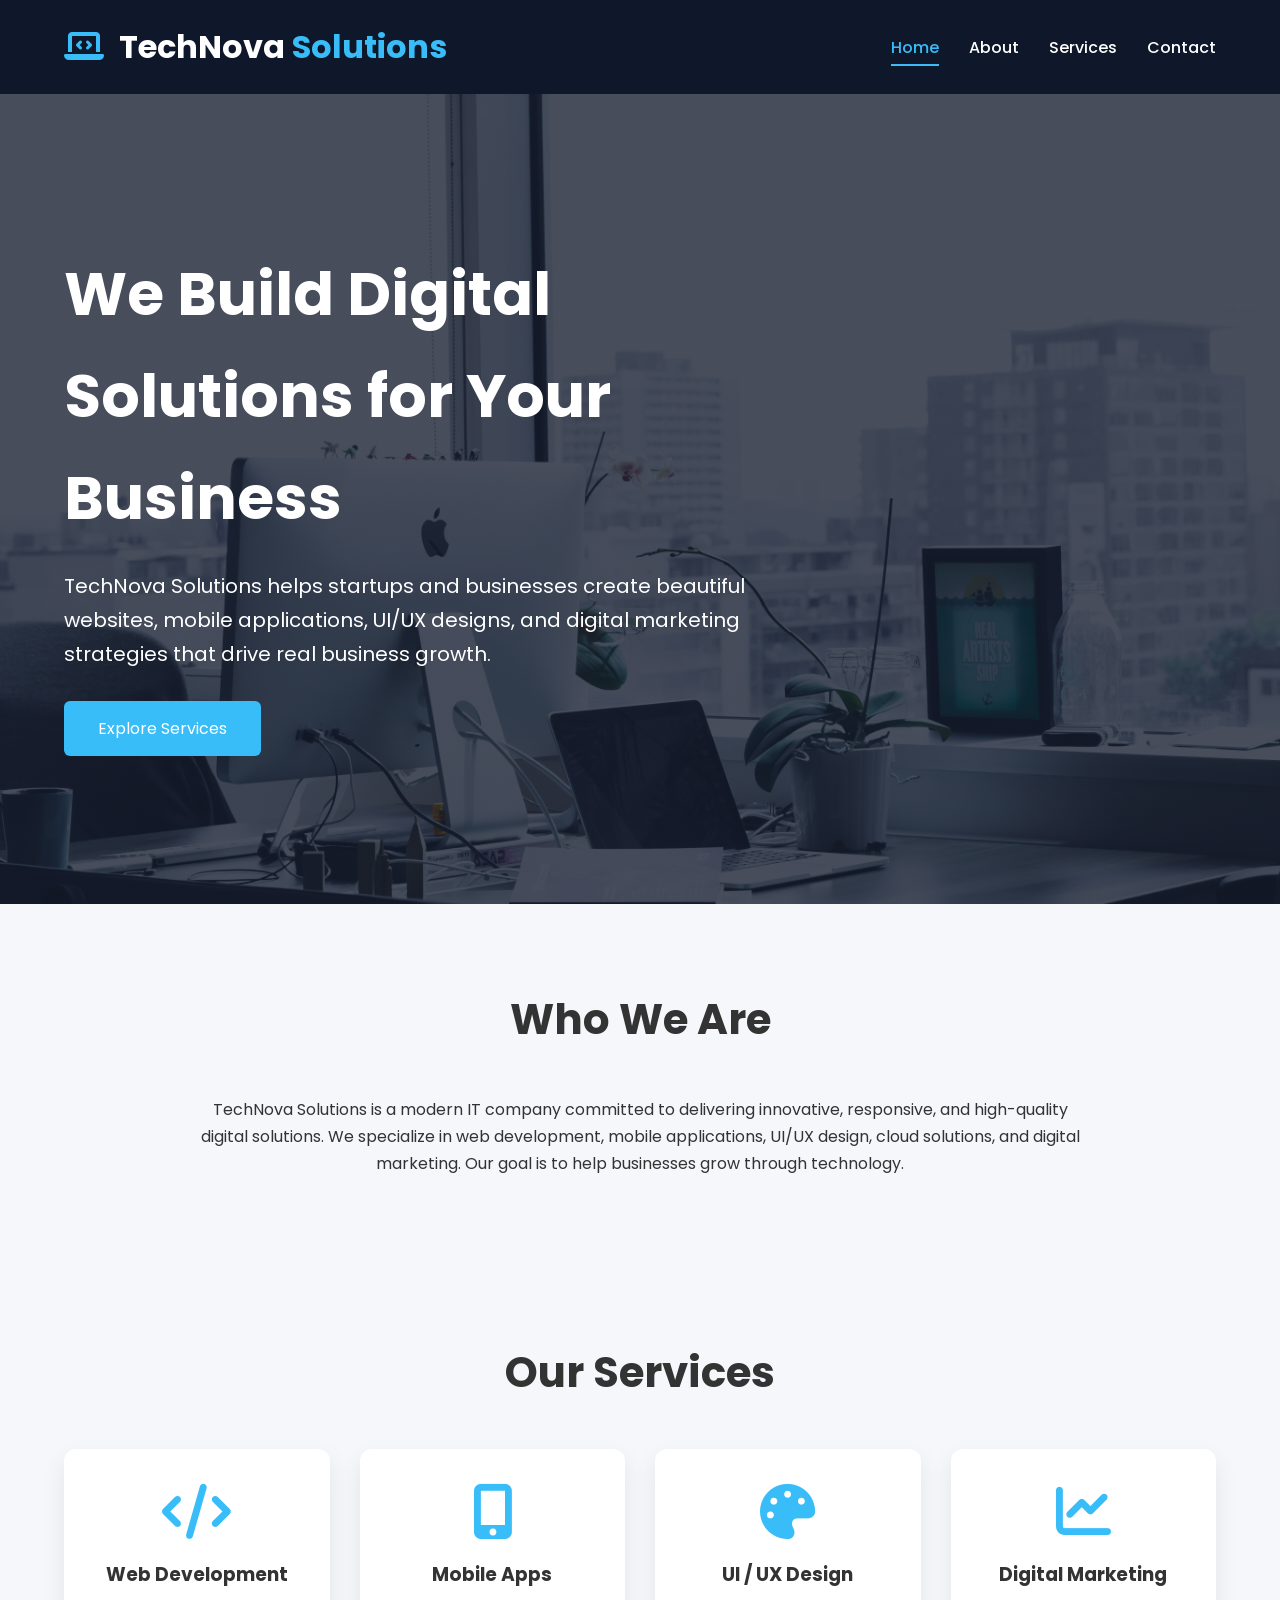
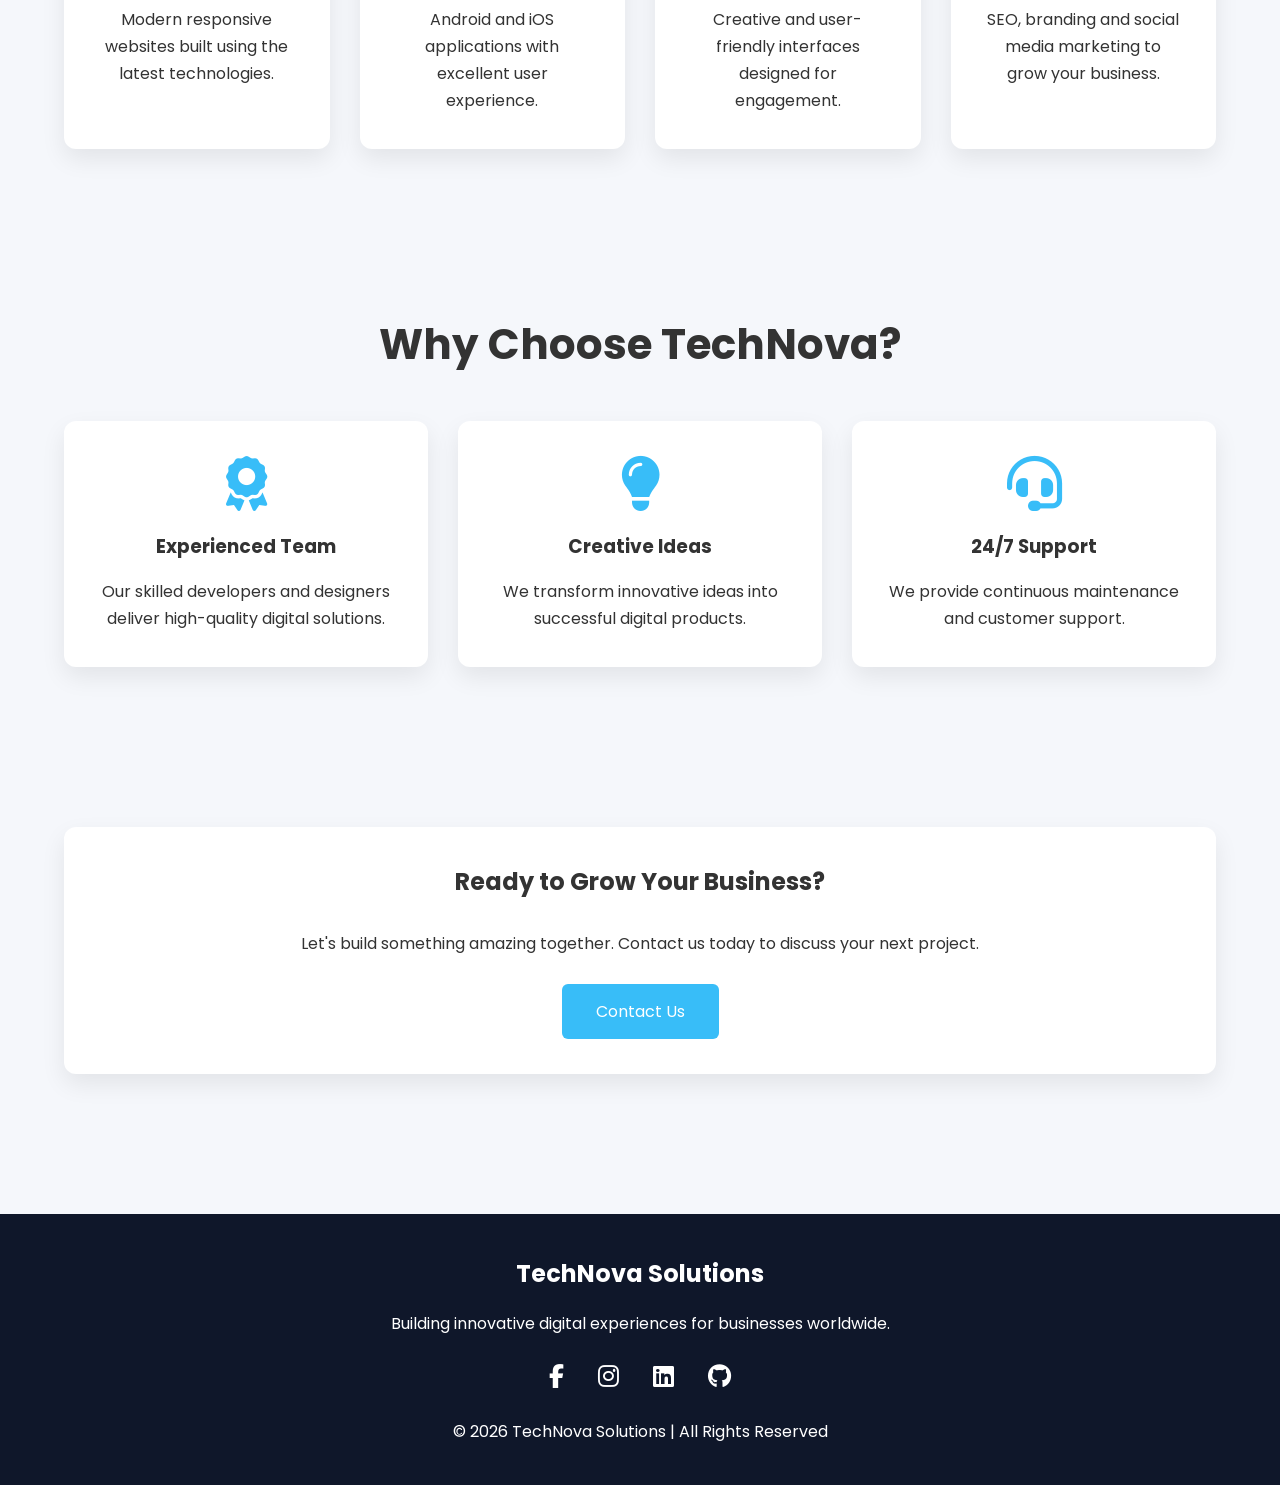
<file: index.html>
<!DOCTYPE html>
<html lang="en">
<head>
    <meta charset="UTF-8">
    <meta name="viewport" content="width=device-width, initial-scale=1.0">
    <title>TechNova Solutions | Home</title>

    <link rel="stylesheet" href="css/style.css">

    <link rel="stylesheet"
    href="https://cdnjs.cloudflare.com/ajax/libs/font-awesome/6.5.2/css/all.min.css">
</head>

<body>

<!-- ================= HEADER ================= -->

<header>

<div class="container">

<nav>

<div class="logo">
<i class="fa-solid fa-laptop-code"></i>
TechNova <span style="color:#38bdf8;">Solutions</span>
</div>

<ul>

<li><a href="index.html" class="active">Home</a></li>

<li><a href="about.html">About</a></li>

<li><a href="services.html">Services</a></li>

<li><a href="contact.html">Contact</a></li>

</ul>

</nav>

</div>

</header>

<!-- ================= HERO ================= -->

<section class="hero">

<div class="container">

<div class="hero-content">

<h1>
We Build Digital Solutions for Your Business
</h1>

<p>

TechNova Solutions helps startups and businesses create beautiful websites,
mobile applications, UI/UX designs, and digital marketing strategies that
drive real business growth.

</p>

<a href="services.html" class="btn">

Explore Services

</a>

</div>

</div>

</section>

<!-- ================= ABOUT ================= -->

<section>

<div class="container">

<h2 class="section-title">

Who We Are

</h2>

<p style="text-align:center;max-width:900px;margin:auto;">

TechNova Solutions is a modern IT company committed to delivering innovative,
responsive, and high-quality digital solutions. We specialize in web
development, mobile applications, UI/UX design, cloud solutions, and digital
marketing. Our goal is to help businesses grow through technology.

</p>

</div>

</section>

<!-- ================= SERVICES ================= -->

<section>

<div class="container">

<h2 class="section-title">

Our Services

</h2>

<div class="grid">

<div class="card">

<i class="fa-solid fa-code"></i>

<h3>Web Development</h3>

<p>

Modern responsive websites built using the latest technologies.

</p>

</div>

<div class="card">

<i class="fa-solid fa-mobile-screen-button"></i>

<h3>Mobile Apps</h3>

<p>

Android and iOS applications with excellent user experience.

</p>

</div>

<div class="card">

<i class="fa-solid fa-palette"></i>

<h3>UI / UX Design</h3>

<p>

Creative and user-friendly interfaces designed for engagement.

</p>

</div>

<div class="card">

<i class="fa-solid fa-chart-line"></i>

<h3>Digital Marketing</h3>

<p>

SEO, branding and social media marketing to grow your business.

</p>

</div>

</div>

</div>

</section>

<!-- ================= WHY CHOOSE US ================= -->

<section>

<div class="container">

<h2 class="section-title">

Why Choose TechNova?

</h2>

<div class="grid">

<div class="card">

<i class="fa-solid fa-award"></i>

<h3>Experienced Team</h3>

<p>

Our skilled developers and designers deliver high-quality digital solutions.

</p>

</div>

<div class="card">

<i class="fa-solid fa-lightbulb"></i>

<h3>Creative Ideas</h3>

<p>

We transform innovative ideas into successful digital products.

</p>

</div>

<div class="card">

<i class="fa-solid fa-headset"></i>

<h3>24/7 Support</h3>

<p>

We provide continuous maintenance and customer support.

</p>

</div>

</div>

</div>

</section>

<!-- ================= CALL TO ACTION ================= -->

<section>

<div class="container">

<div class="card">

<h2>

Ready to Grow Your Business?

</h2>

<br>

<p>

Let's build something amazing together. Contact us today to discuss your
next project.

</p>

<br>

<a href="contact.html" class="btn">

Contact Us

</a>

</div>

</div>

</section>

<!-- ================= FOOTER ================= -->

<footer>

<h2>

TechNova Solutions

</h2>

<p>

Building innovative digital experiences for businesses worldwide.

</p>

<div class="social-icons">

<a href="#"><i class="fab fa-facebook-f"></i></a>

<a href="#"><i class="fab fa-instagram"></i></a>

<a href="#"><i class="fab fa-linkedin"></i></a>

<a href="#"><i class="fab fa-github"></i></a>

</div>

<p>

© 2026 TechNova Solutions | All Rights Reserved

</p>

</footer>

<script src="js/script.js"></script>

</body>
</html>
</file>
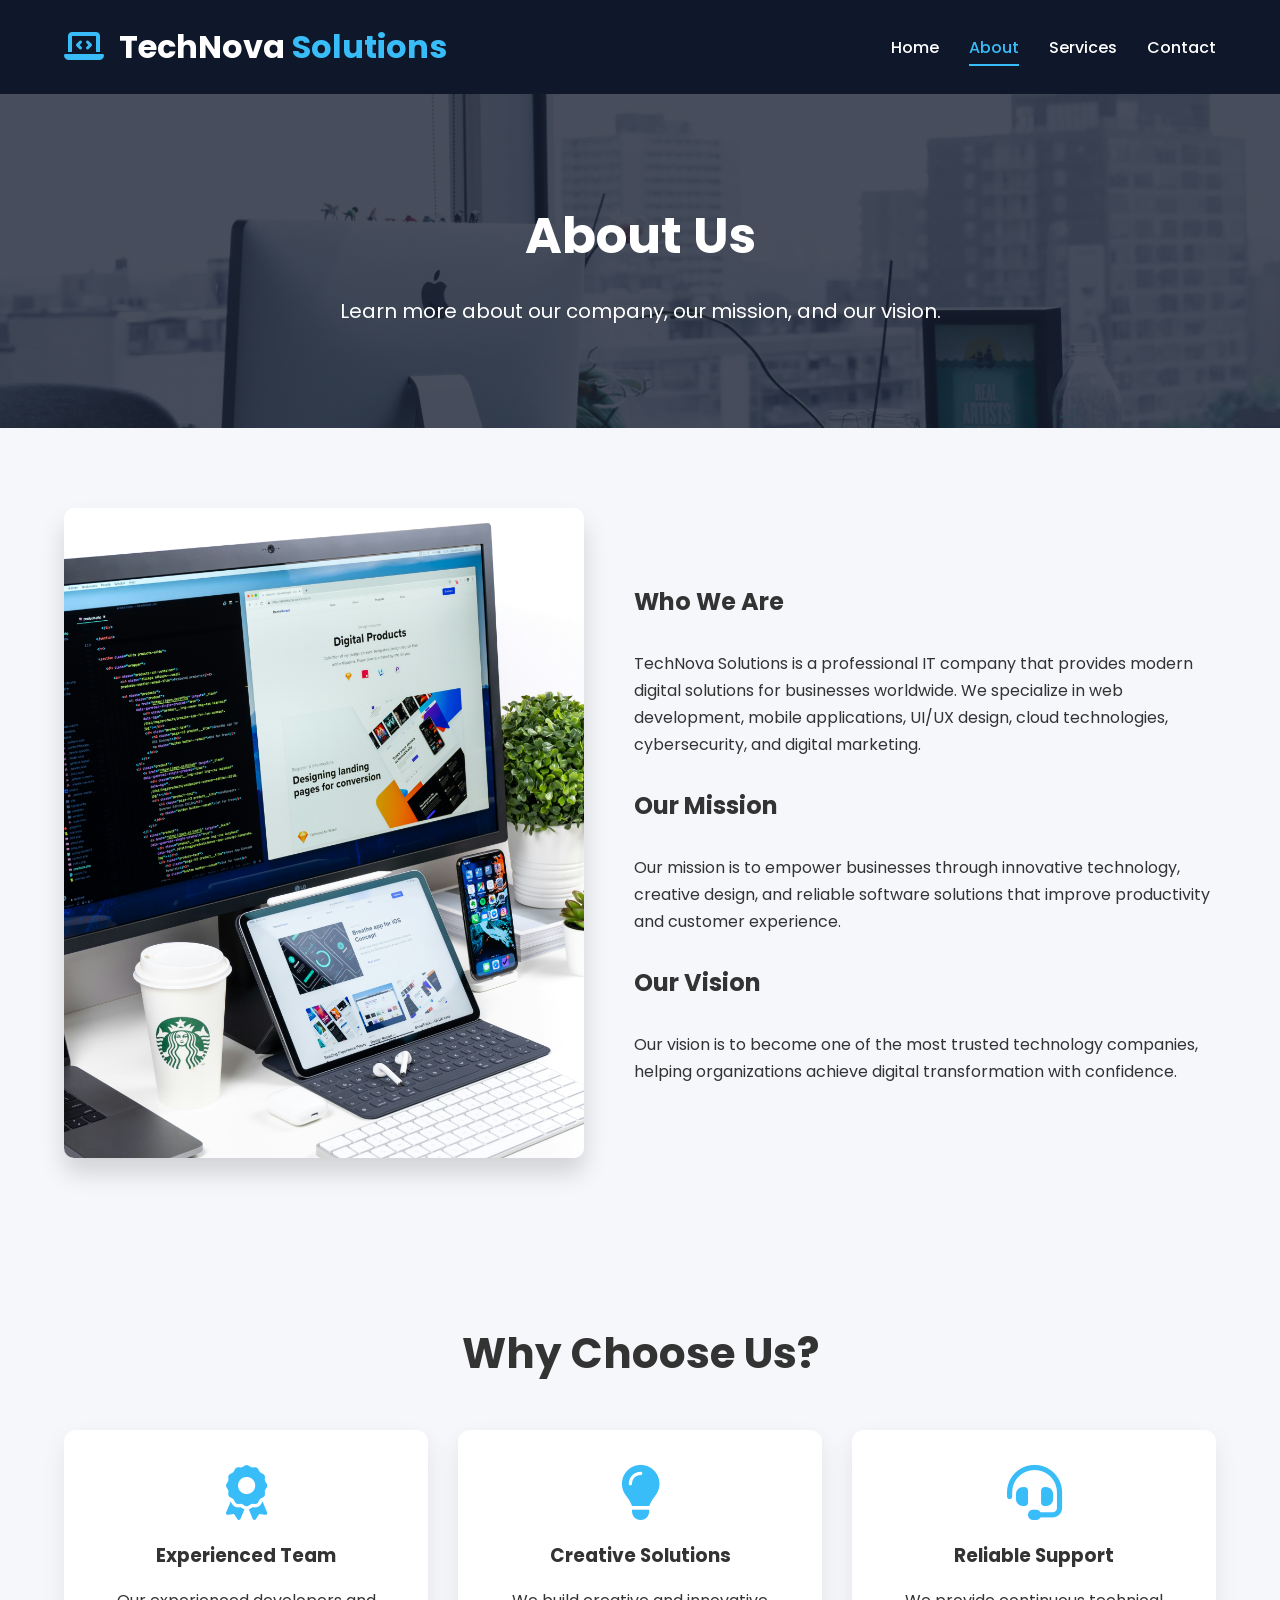
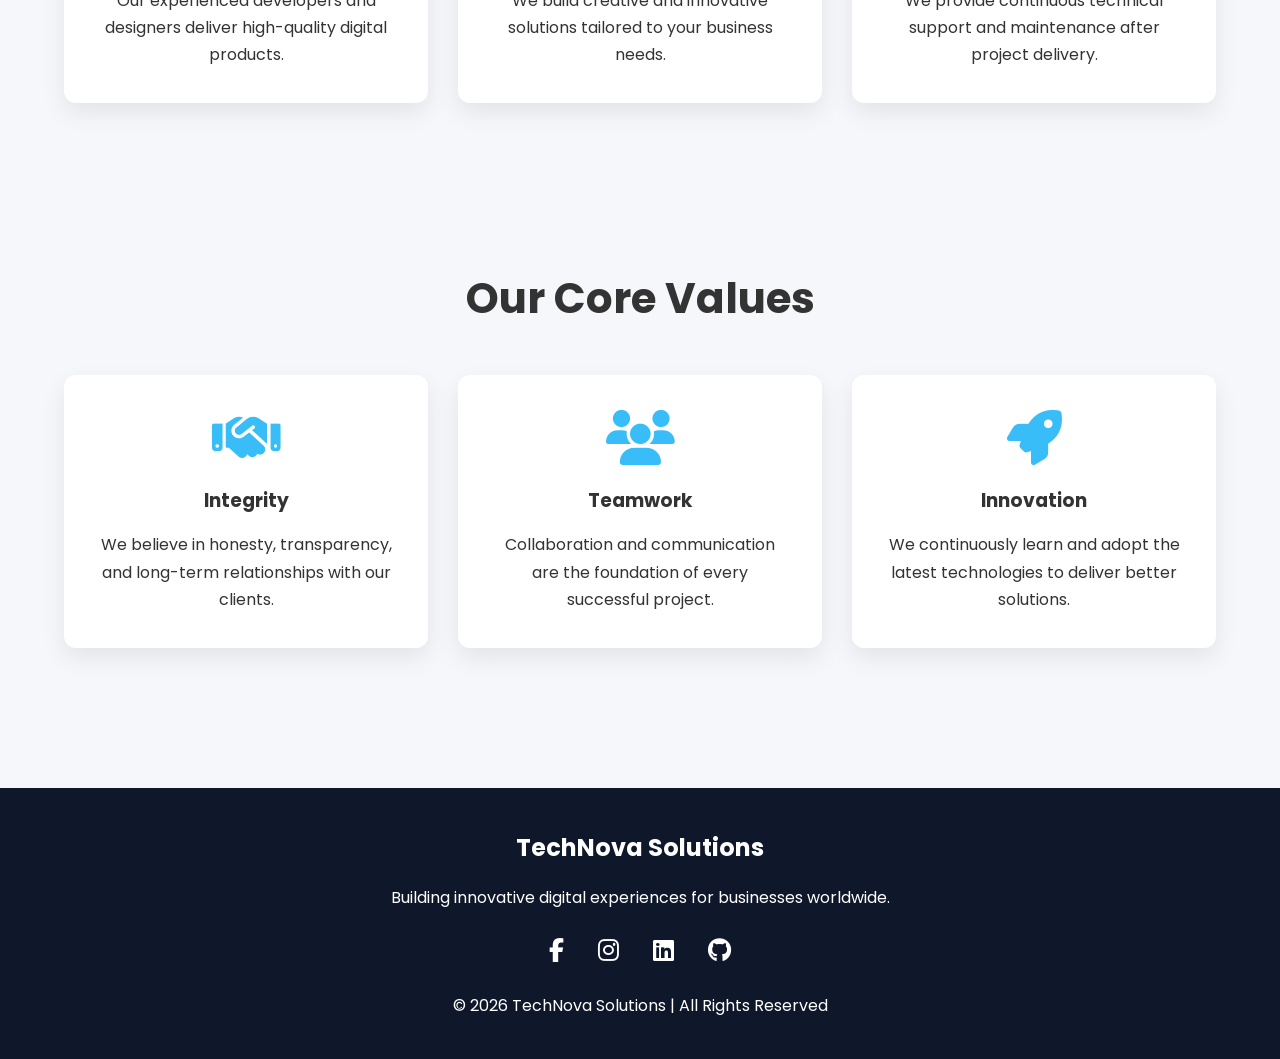
<file: about.html>
<!DOCTYPE html>
<html lang="en">

<head>
    <meta charset="UTF-8">
    <meta name="viewport" content="width=device-width, initial-scale=1.0">
    <title>About | TechNova Solutions</title>

    <link rel="stylesheet" href="css/style.css">

    <link rel="stylesheet"
        href="https://cdnjs.cloudflare.com/ajax/libs/font-awesome/6.5.2/css/all.min.css">
</head>

<body>

<!-- ================= HEADER ================= -->

<header>

    <div class="container">

        <nav>

            <div class="logo">
                <i class="fa-solid fa-laptop-code"></i>
                TechNova <span style="color:#38bdf8;">Solutions</span>
            </div>

            <ul>

                <li><a href="index.html">Home</a></li>

                <li><a href="about.html" class="active">About</a></li>

                <li><a href="services.html">Services</a></li>

                <li><a href="contact.html">Contact</a></li>

            </ul>

        </nav>

    </div>

</header>

<!-- ================= PAGE BANNER ================= -->

<section class="page-banner">

    <div class="container">

        <h1>About Us</h1>

        <p>Learn more about our company, our mission, and our vision.</p>

    </div>

</section>

<!-- ================= ABOUT ================= -->

<section>

<div class="container">

<div class="about">

<img src="images/about.jpg" alt="About TechNova">

<div class="about-text">

<h2>Who We Are</h2>

<br>

<p>

TechNova Solutions is a professional IT company that provides modern digital
solutions for businesses worldwide. We specialize in web development,
mobile applications, UI/UX design, cloud technologies, cybersecurity,
and digital marketing.

</p>

<br>

<h2>Our Mission</h2>

<br>

<p>

Our mission is to empower businesses through innovative technology,
creative design, and reliable software solutions that improve productivity
and customer experience.

</p>

<br>

<h2>Our Vision</h2>

<br>

<p>

Our vision is to become one of the most trusted technology companies,
helping organizations achieve digital transformation with confidence.

</p>

</div>

</div>

</div>

</section>

<!-- ================= WHY CHOOSE US ================= -->

<section>

<div class="container">

<h2 class="section-title">

Why Choose Us?

</h2>

<div class="grid">

<div class="card">

<i class="fa-solid fa-award"></i>

<h3>Experienced Team</h3>

<p>

Our experienced developers and designers deliver high-quality digital products.

</p>

</div>

<div class="card">

<i class="fa-solid fa-lightbulb"></i>

<h3>Creative Solutions</h3>

<p>

We build creative and innovative solutions tailored to your business needs.

</p>

</div>

<div class="card">

<i class="fa-solid fa-headset"></i>

<h3>Reliable Support</h3>

<p>

We provide continuous technical support and maintenance after project delivery.

</p>

</div>

</div>

</div>

</section>

<!-- ================= CORE VALUES ================= -->

<section>

<div class="container">

<h2 class="section-title">

Our Core Values

</h2>

<div class="grid">

<div class="card">

<i class="fa-solid fa-handshake"></i>

<h3>Integrity</h3>

<p>

We believe in honesty, transparency, and long-term relationships with our clients.

</p>

</div>

<div class="card">

<i class="fa-solid fa-users"></i>

<h3>Teamwork</h3>

<p>

Collaboration and communication are the foundation of every successful project.

</p>

</div>

<div class="card">

<i class="fa-solid fa-rocket"></i>

<h3>Innovation</h3>

<p>

We continuously learn and adopt the latest technologies to deliver better solutions.

</p>

</div>

</div>

</div>

</section>

<!-- ================= FOOTER ================= -->

<footer>

<h2>TechNova Solutions</h2>

<p>

Building innovative digital experiences for businesses worldwide.

</p>

<div class="social-icons">

<a href="#"><i class="fab fa-facebook-f"></i></a>

<a href="#"><i class="fab fa-instagram"></i></a>

<a href="#"><i class="fab fa-linkedin"></i></a>

<a href="#"><i class="fab fa-github"></i></a>

</div>

<p>

© 2026 TechNova Solutions | All Rights Reserved

</p>

</footer>

<script src="js/script.js"></script>

</body>

</html>
</file>
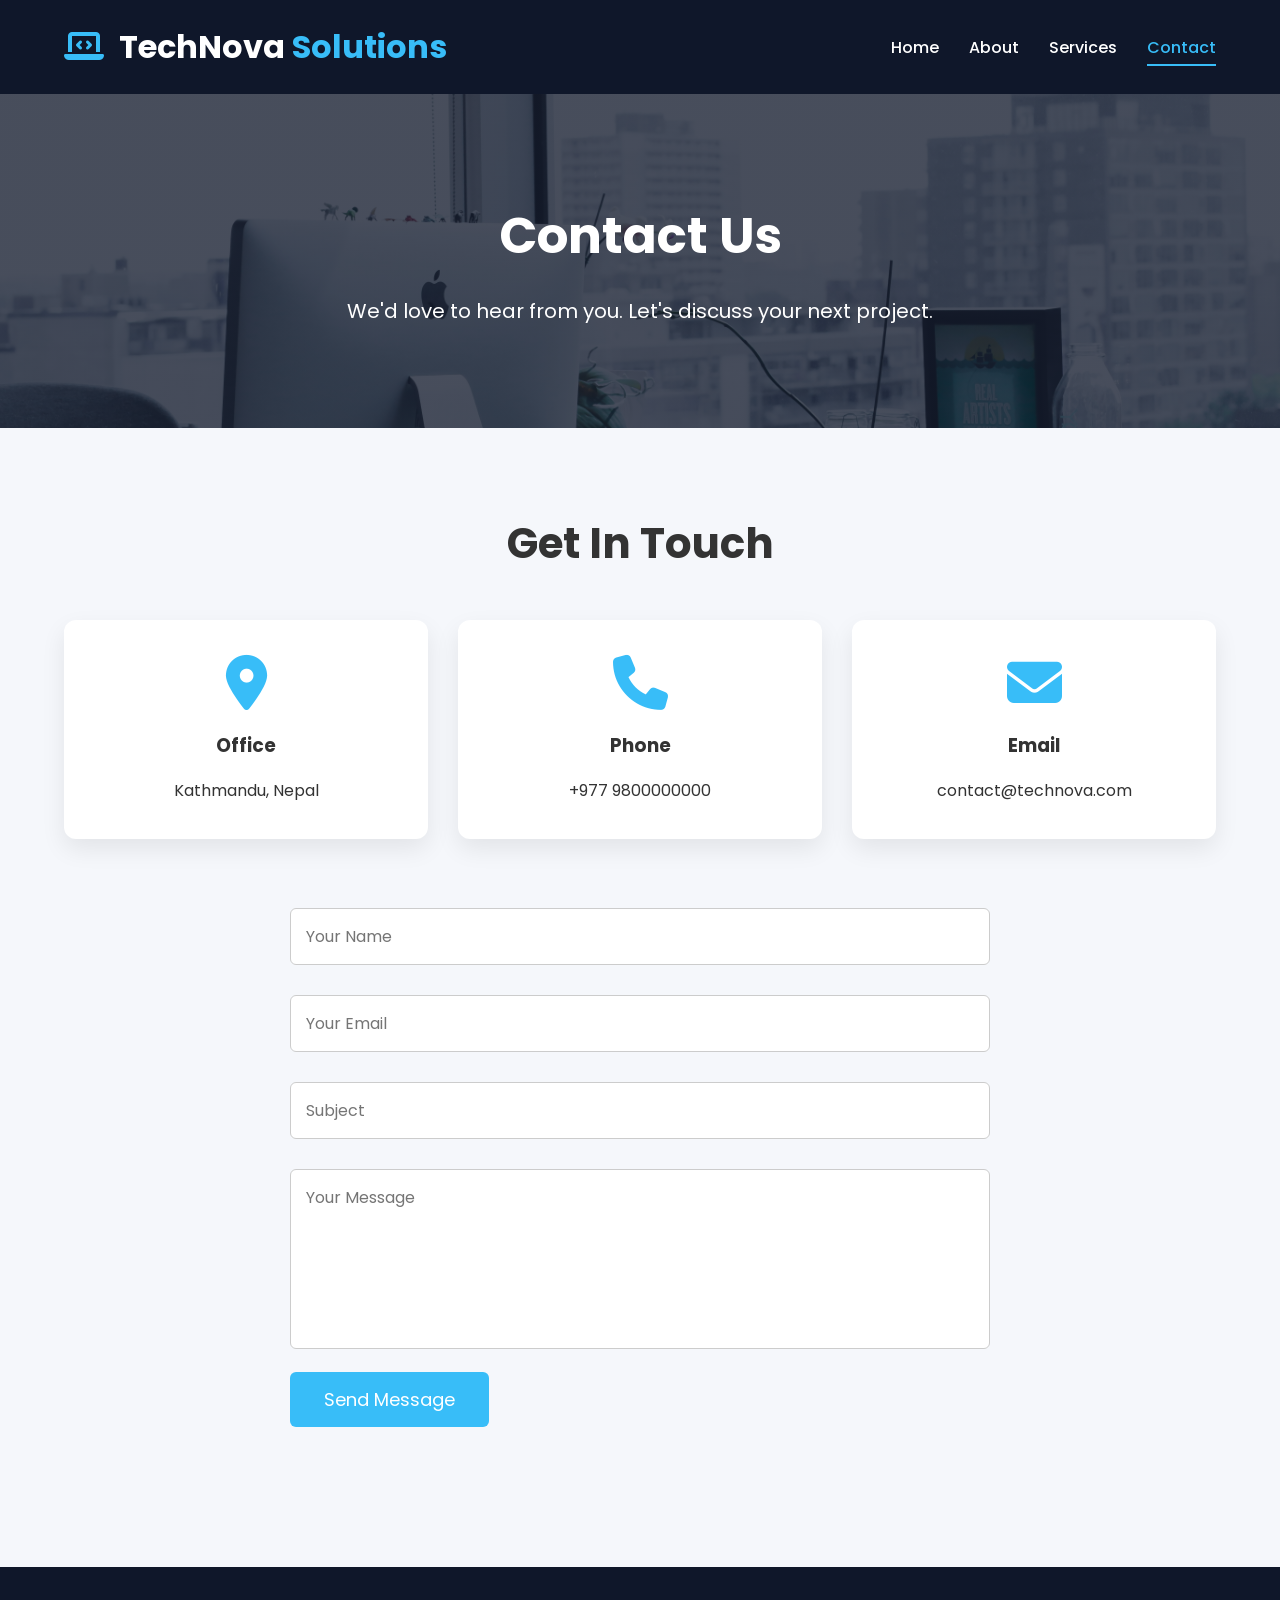
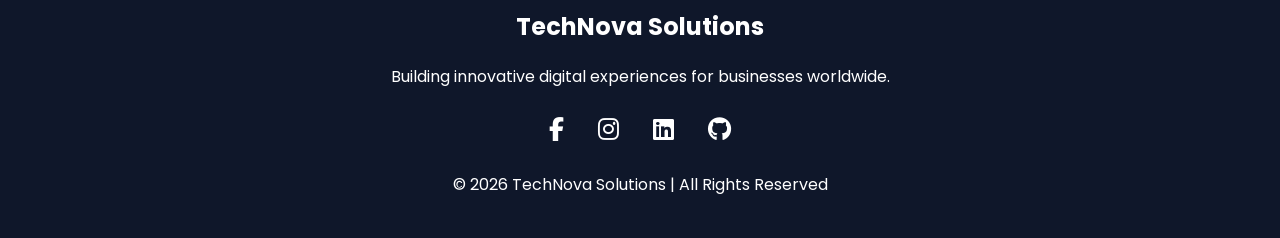
<file: contact.html>
<!DOCTYPE html>
<html lang="en">

<head>
    <meta charset="UTF-8">
    <meta name="viewport" content="width=device-width, initial-scale=1.0">
    <title>Contact | TechNova Solutions</title>

    <link rel="stylesheet" href="css/style.css">

    <link rel="stylesheet"
        href="https://cdnjs.cloudflare.com/ajax/libs/font-awesome/6.5.2/css/all.min.css">
</head>

<body>

<header>

<div class="container">

<nav>

<div class="logo">
<i class="fa-solid fa-laptop-code"></i>
TechNova <span style="color:#38bdf8;">Solutions</span>
</div>

<ul>

<li><a href="index.html">Home</a></li>

<li><a href="about.html">About</a></li>

<li><a href="services.html">Services</a></li>

<li><a href="contact.html" class="active">Contact</a></li>

</ul>

</nav>

</div>

</header>

<section class="page-banner">

<div class="container">

<h1>Contact Us</h1>

<p>We'd love to hear from you. Let's discuss your next project.</p>

</div>

</section>

<section>

<div class="container">

<h2 class="section-title">

Get In Touch

</h2>

<div class="grid">

<div class="card">

<i class="fa-solid fa-location-dot"></i>

<h3>Office</h3>

<p>Kathmandu, Nepal</p>

</div>

<div class="card">

<i class="fa-solid fa-phone"></i>

<h3>Phone</h3>

<p>+977 9800000000</p>

</div>

<div class="card">

<i class="fa-solid fa-envelope"></i>

<h3>Email</h3>

<p>contact@technova.com</p>

</div>

</div>

<br><br>

<form id="contactForm">

<input
type="text"
id="name"
placeholder="Your Name">

<input
type="email"
id="email"
placeholder="Your Email">

<input
type="text"
id="subject"
placeholder="Subject">

<textarea
id="message"
placeholder="Your Message"></textarea>

<button class="btn" type="submit">

Send Message

</button>

</form>

</div>

</section>

<footer>

<h2>TechNova Solutions</h2>

<p>

Building innovative digital experiences for businesses worldwide.

</p>

<div class="social-icons">

<a href="#"><i class="fab fa-facebook-f"></i></a>

<a href="#"><i class="fab fa-instagram"></i></a>

<a href="#"><i class="fab fa-linkedin"></i></a>

<a href="#"><i class="fab fa-github"></i></a>

</div>

<p>

© 2026 TechNova Solutions | All Rights Reserved

</p>

</footer>

<script src="js/script.js"></script>

</body>

</html>
</file>
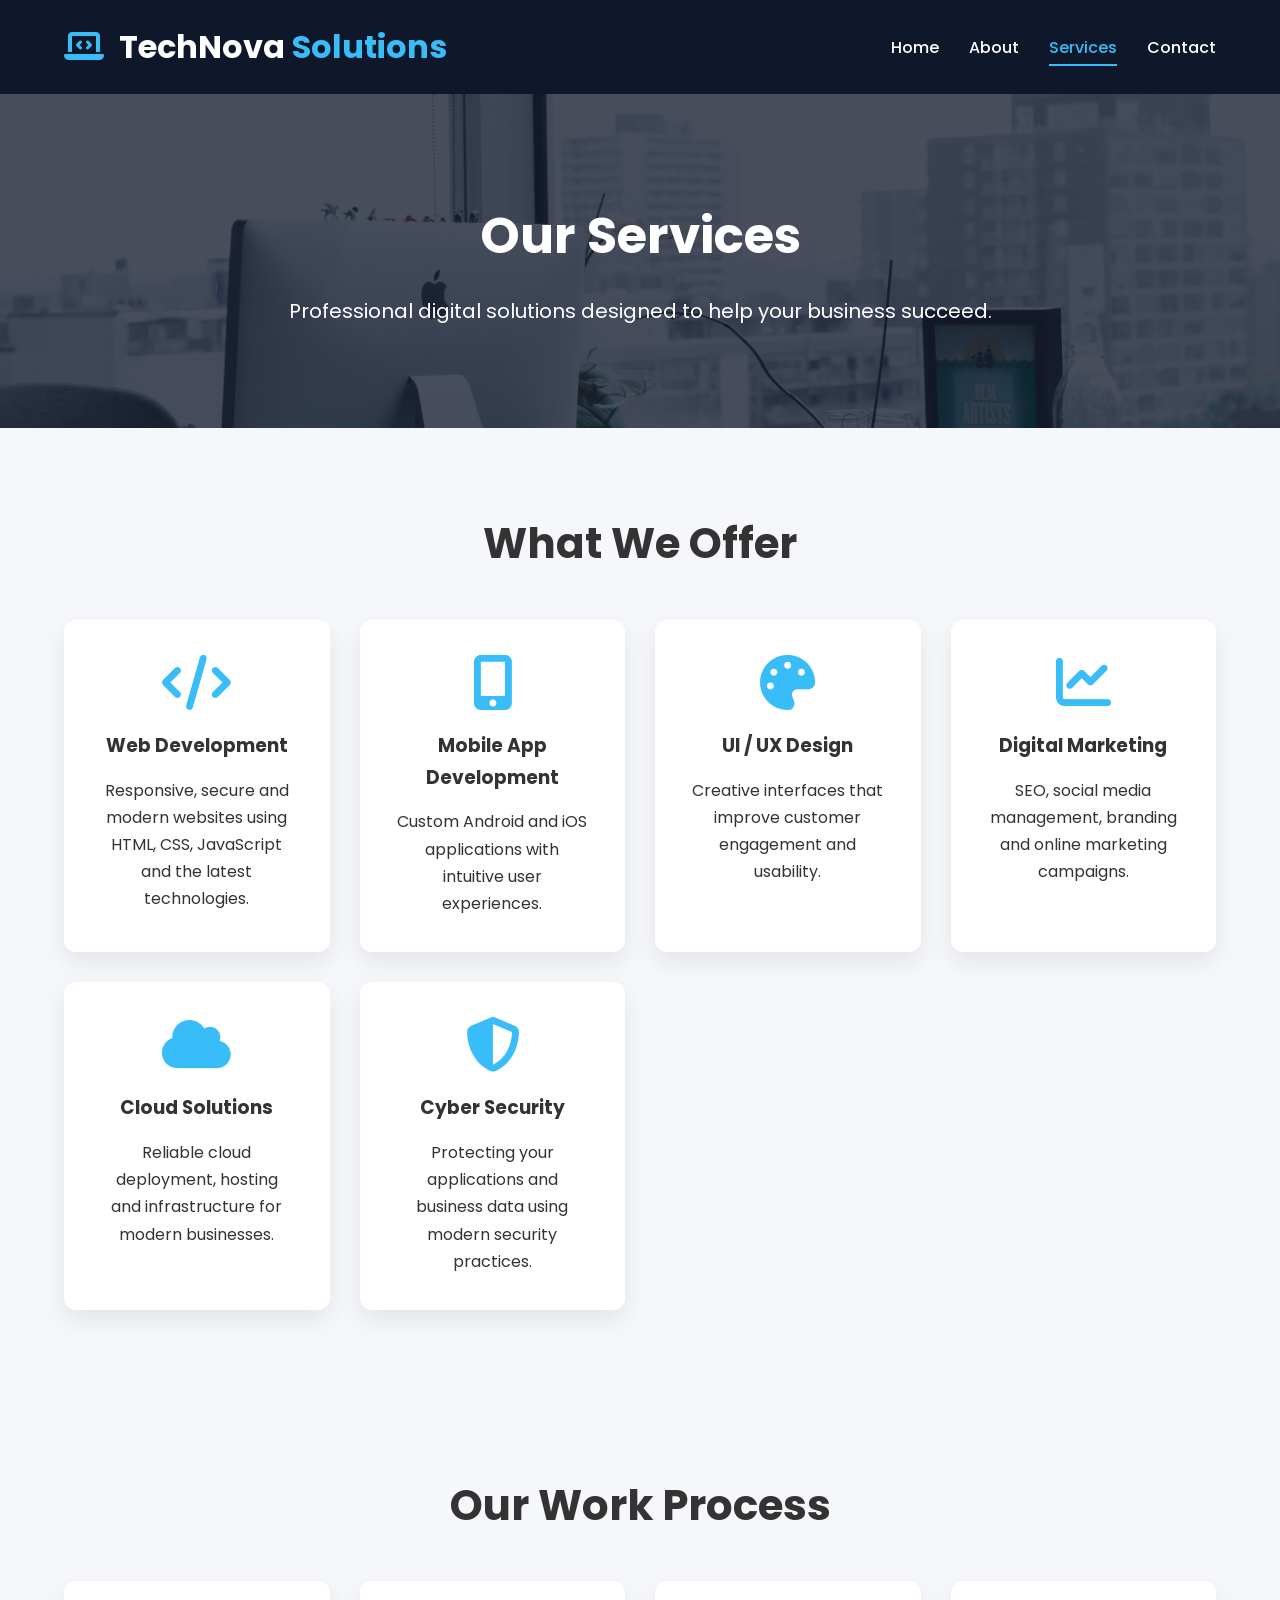
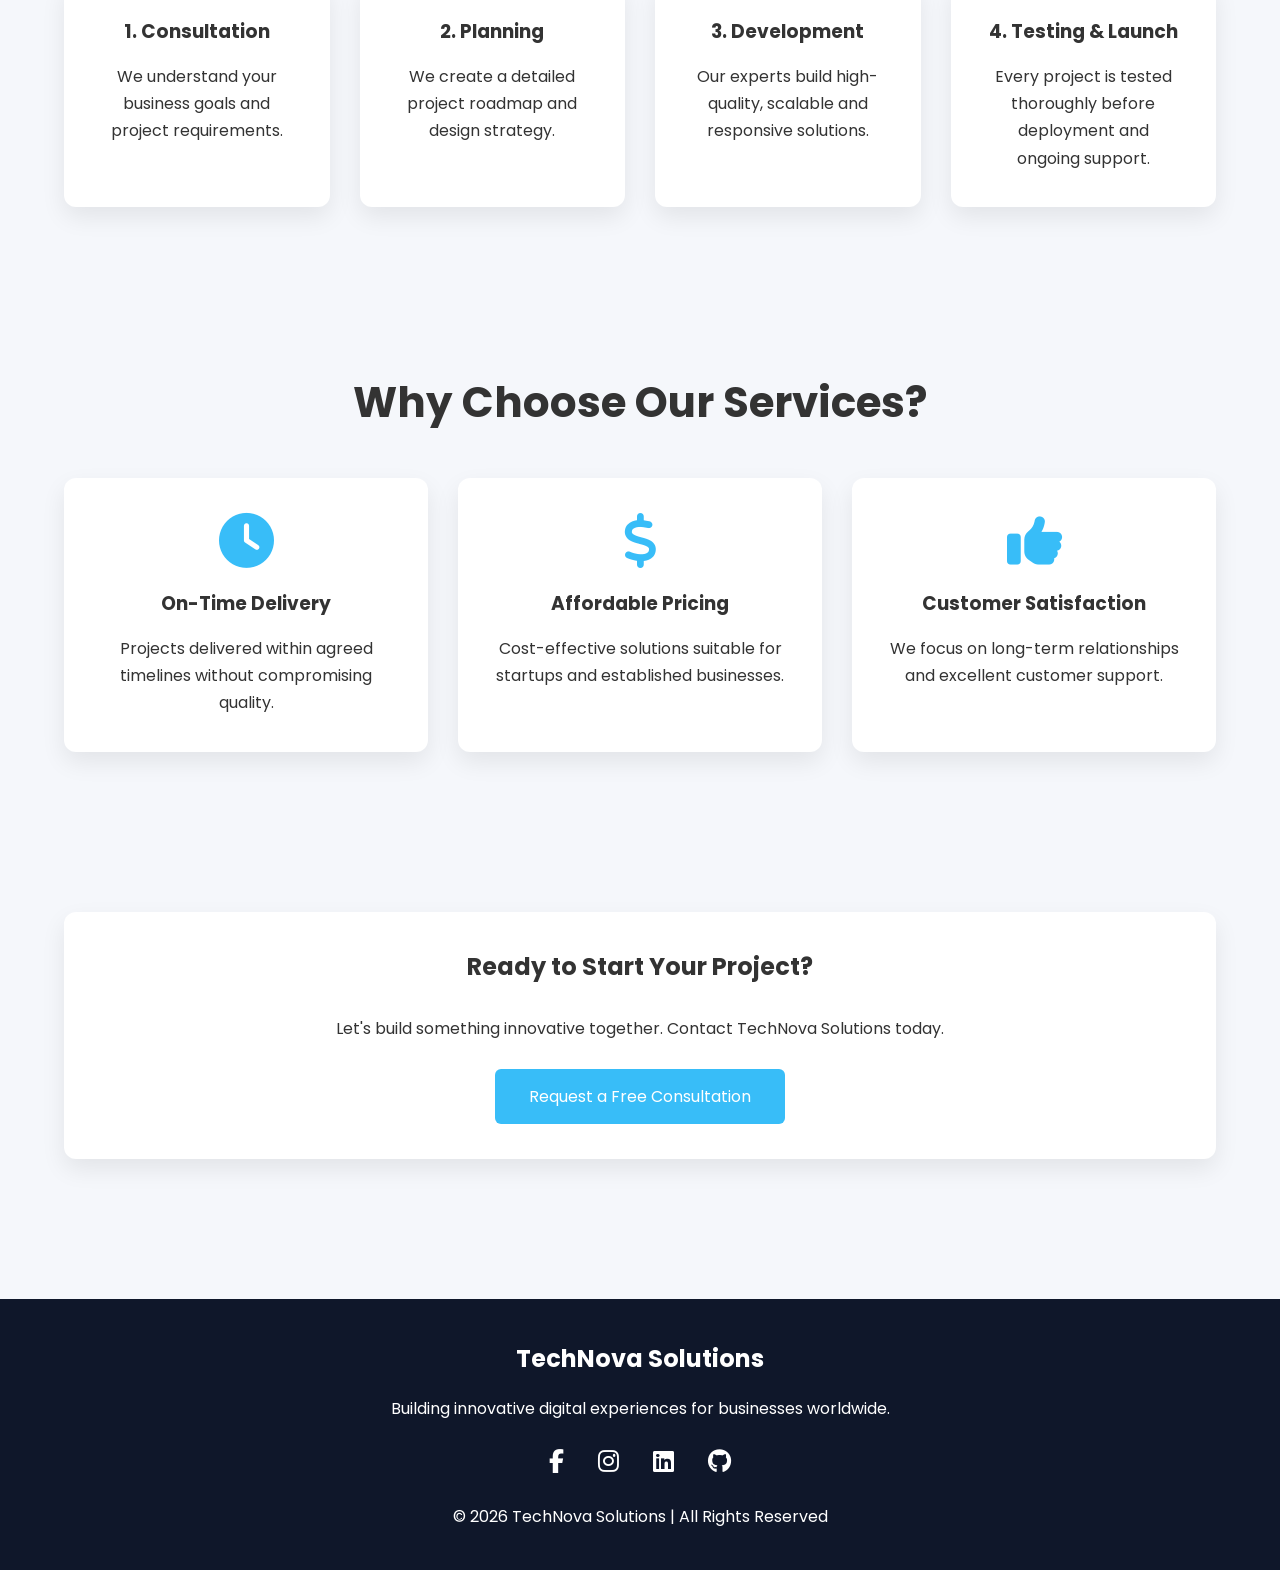
<file: services.html>
<!DOCTYPE html>
<html lang="en">

<head>
    <meta charset="UTF-8">
    <meta name="viewport" content="width=device-width, initial-scale=1.0">
    <title>Services | TechNova Solutions</title>

    <link rel="stylesheet" href="css/style.css">

    <link rel="stylesheet"
        href="https://cdnjs.cloudflare.com/ajax/libs/font-awesome/6.5.2/css/all.min.css">
</head>

<body>

<!-- ================= HEADER ================= -->

<header>

    <div class="container">

        <nav>

            <div class="logo">
                <i class="fa-solid fa-laptop-code"></i>
                TechNova <span style="color:#38bdf8;">Solutions</span>
            </div>

            <ul>

                <li><a href="index.html">Home</a></li>

                <li><a href="about.html">About</a></li>

                <li><a href="services.html" class="active">Services</a></li>

                <li><a href="contact.html">Contact</a></li>

            </ul>

        </nav>

    </div>

</header>

<!-- ================= PAGE BANNER ================= -->

<section class="page-banner">

    <div class="container">

        <h1>Our Services</h1>

        <p>Professional digital solutions designed to help your business succeed.</p>

    </div>

</section>

<!-- ================= SERVICES ================= -->

<section>

<div class="container">

<h2 class="section-title">

What We Offer

</h2>

<div class="grid">

<div class="card">

<i class="fa-solid fa-code"></i>

<h3>Web Development</h3>

<p>

Responsive, secure and modern websites using HTML, CSS, JavaScript and the latest technologies.

</p>

</div>

<div class="card">

<i class="fa-solid fa-mobile-screen-button"></i>

<h3>Mobile App Development</h3>

<p>

Custom Android and iOS applications with intuitive user experiences.

</p>

</div>

<div class="card">

<i class="fa-solid fa-palette"></i>

<h3>UI / UX Design</h3>

<p>

Creative interfaces that improve customer engagement and usability.

</p>

</div>

<div class="card">

<i class="fa-solid fa-chart-line"></i>

<h3>Digital Marketing</h3>

<p>

SEO, social media management, branding and online marketing campaigns.

</p>

</div>

<div class="card">

<i class="fa-solid fa-cloud"></i>

<h3>Cloud Solutions</h3>

<p>

Reliable cloud deployment, hosting and infrastructure for modern businesses.

</p>

</div>

<div class="card">

<i class="fa-solid fa-shield-halved"></i>

<h3>Cyber Security</h3>

<p>

Protecting your applications and business data using modern security practices.

</p>

</div>

</div>

</div>

</section>

<!-- ================= PROCESS ================= -->

<section>

<div class="container">

<h2 class="section-title">

Our Work Process

</h2>

<div class="grid">

<div class="card">

<h3>1. Consultation</h3>

<p>

We understand your business goals and project requirements.

</p>

</div>

<div class="card">

<h3>2. Planning</h3>

<p>

We create a detailed project roadmap and design strategy.

</p>

</div>

<div class="card">

<h3>3. Development</h3>

<p>

Our experts build high-quality, scalable and responsive solutions.

</p>

</div>

<div class="card">

<h3>4. Testing & Launch</h3>

<p>

Every project is tested thoroughly before deployment and ongoing support.

</p>

</div>

</div>

</div>

</section>

<!-- ================= WHY CHOOSE OUR SERVICES ================= -->

<section>

<div class="container">

<h2 class="section-title">

Why Choose Our Services?

</h2>

<div class="grid">

<div class="card">

<i class="fa-solid fa-clock"></i>

<h3>On-Time Delivery</h3>

<p>

Projects delivered within agreed timelines without compromising quality.

</p>

</div>

<div class="card">

<i class="fa-solid fa-dollar-sign"></i>

<h3>Affordable Pricing</h3>

<p>

Cost-effective solutions suitable for startups and established businesses.

</p>

</div>

<div class="card">

<i class="fa-solid fa-thumbs-up"></i>

<h3>Customer Satisfaction</h3>

<p>

We focus on long-term relationships and excellent customer support.

</p>

</div>

</div>

</div>

</section>

<!-- ================= CTA ================= -->

<section>

<div class="container">

<div class="card">

<h2>

Ready to Start Your Project?

</h2>

<br>

<p>

Let's build something innovative together. Contact TechNova Solutions today.

</p>

<br>

<a href="contact.html" class="btn">

Request a Free Consultation

</a>

</div>

</div>

</section>

<!-- ================= FOOTER ================= -->

<footer>

<h2>

TechNova Solutions

</h2>

<p>

Building innovative digital experiences for businesses worldwide.

</p>

<div class="social-icons">

<a href="#"><i class="fab fa-facebook-f"></i></a>

<a href="#"><i class="fab fa-instagram"></i></a>

<a href="#"><i class="fab fa-linkedin"></i></a>

<a href="#"><i class="fab fa-github"></i></a>

</div>

<p>

© 2026 TechNova Solutions | All Rights Reserved

</p>

</footer>

<script src="js/script.js"></script>

</body>

</html>
</file>
<file: css/style.css>
/* ==========================
   Google Font
========================== */

@import url('https://fonts.googleapis.com/css2?family=Poppins:wght@300;400;500;600;700&display=swap');

/* ==========================
   Reset
========================== */

*{
    margin:0;
    padding:0;
    box-sizing:border-box;
    font-family:'Poppins',sans-serif;
    scroll-behavior:smooth;
}

body{
    background:#f5f7fb;
    color:#333;
    line-height:1.7;
}

.container{
    width:90%;
    max-width:1200px;
    margin:auto;
}

/* ==========================
   Header
========================== */

header{
    background:#0f172a;
    position:sticky;
    top:0;
    z-index:999;
}

nav{
    display:flex;
    justify-content:space-between;
    align-items:center;
    padding:20px 0;
}

.logo{
    font-size:32px;
    font-weight:700;
    color:white;
}

.logo i{
    color:#38bdf8;
    margin-right:8px;
}

nav ul{
    display:flex;
    list-style:none;
}

nav ul li{
    margin-left:30px;
}

nav ul li a{
    color:white;
    text-decoration:none;
    transition:.3s;
    font-weight:500;
}

nav ul li a:hover{
    color:#38bdf8;
}

nav ul li a.active{
    color:#38bdf8;
    border-bottom:2px solid #38bdf8;
    padding-bottom:5px;
}

/* ==========================
   Hero Section
========================== */

.hero{
    height:90vh;
    background:
    linear-gradient(rgba(15,23,42,.75),rgba(15,23,42,.75)),
    url("../images/hero.jpg");

    background-size:cover;
    background-position:center;

    display:flex;
    align-items:center;
    color:white;
}

.hero-content{
    max-width:700px;
}

.hero h1{
    font-size:60px;
    margin-bottom:20px;
}

.hero p{
    font-size:20px;
    margin-bottom:30px;
}

/* ==========================
   Page Banner
========================== */

.page-banner{

    background:
    linear-gradient(rgba(15,23,42,.75),rgba(15,23,42,.75)),
    url("../images/hero.jpg");

    background-size:cover;
    background-position:center;

    padding:100px 20px;

    text-align:center;

    color:white;

}

.page-banner h1{

    font-size:50px;

    margin-bottom:15px;

}

.page-banner p{

    font-size:20px;

}

/* ==========================
   Button
========================== */

.btn{

display:inline-block;

background:#38bdf8;

color:white;

text-decoration:none;

padding:14px 34px;

border-radius:6px;

transition:.3s;

}

.btn:hover{

background:#0ea5e9;

transform:translateY(-3px);

box-shadow:0 10px 20px rgba(56,189,248,.4);

}

/* ==========================
   Sections
========================== */

section{

padding:80px 0;

}

.section-title{

text-align:center;

font-size:42px;

margin-bottom:40px;

}

/* ==========================
   Grid
========================== */

.grid{

display:grid;

grid-template-columns:repeat(auto-fit,minmax(260px,1fr));

gap:30px;

}

/* ==========================
   Cards
========================== */

.card{

background:white;

padding:35px;

border-radius:12px;

text-align:center;

box-shadow:0 10px 25px rgba(0,0,0,.08);

transition:.4s;

}

.card:hover{

transform:translateY(-10px);

box-shadow:0 20px 40px rgba(0,0,0,.15);

}

.card i{

font-size:55px;

margin-bottom:20px;

color:#38bdf8;

}

.card h3{

margin-bottom:15px;

}

/* ==========================
   About
========================== */

.about{

display:flex;

gap:50px;

align-items:center;

flex-wrap:wrap;

}

.about img{

width:100%;

max-width:520px;

border-radius:10px;

box-shadow:0 15px 25px rgba(0,0,0,.15);

}

.about-text{

flex:1;

}

/* ==========================
   Contact Form
========================== */

form{

max-width:700px;

margin:auto;

}

input,
textarea{

width:100%;

padding:15px;

margin:15px 0;

border:1px solid #ccc;

border-radius:6px;

font-size:16px;

}

textarea{

height:180px;

resize:none;

}

input:focus,
textarea:focus{

outline:none;

border:2px solid #38bdf8;

}

button.btn{

border:none;

cursor:pointer;

font-size:18px;

}

/* ==========================
   Footer
========================== */

footer{

background:#0f172a;

color:white;

text-align:center;

padding:40px 20px;

margin-top:60px;

}

footer h2{

margin-bottom:15px;

}

.social-icons{

margin:20px 0;

}

.social-icons a{

color:white;

font-size:24px;

margin:0 15px;

transition:.3s;

}

.social-icons a:hover{

color:#38bdf8;

}

/* ==========================
   Responsive
========================== */

@media(max-width:768px){

nav{

flex-direction:column;

}

nav ul{

flex-direction:column;

margin-top:15px;

text-align:center;

}

nav ul li{

margin:10px 0;

}

.hero{

height:80vh;

text-align:center;

}

.hero h1{

font-size:40px;

}

.hero p{

font-size:18px;

}

.page-banner h1{

font-size:36px;

}

.about{

flex-direction:column;

}

.section-title{

font-size:34px;

}

}
</file>
